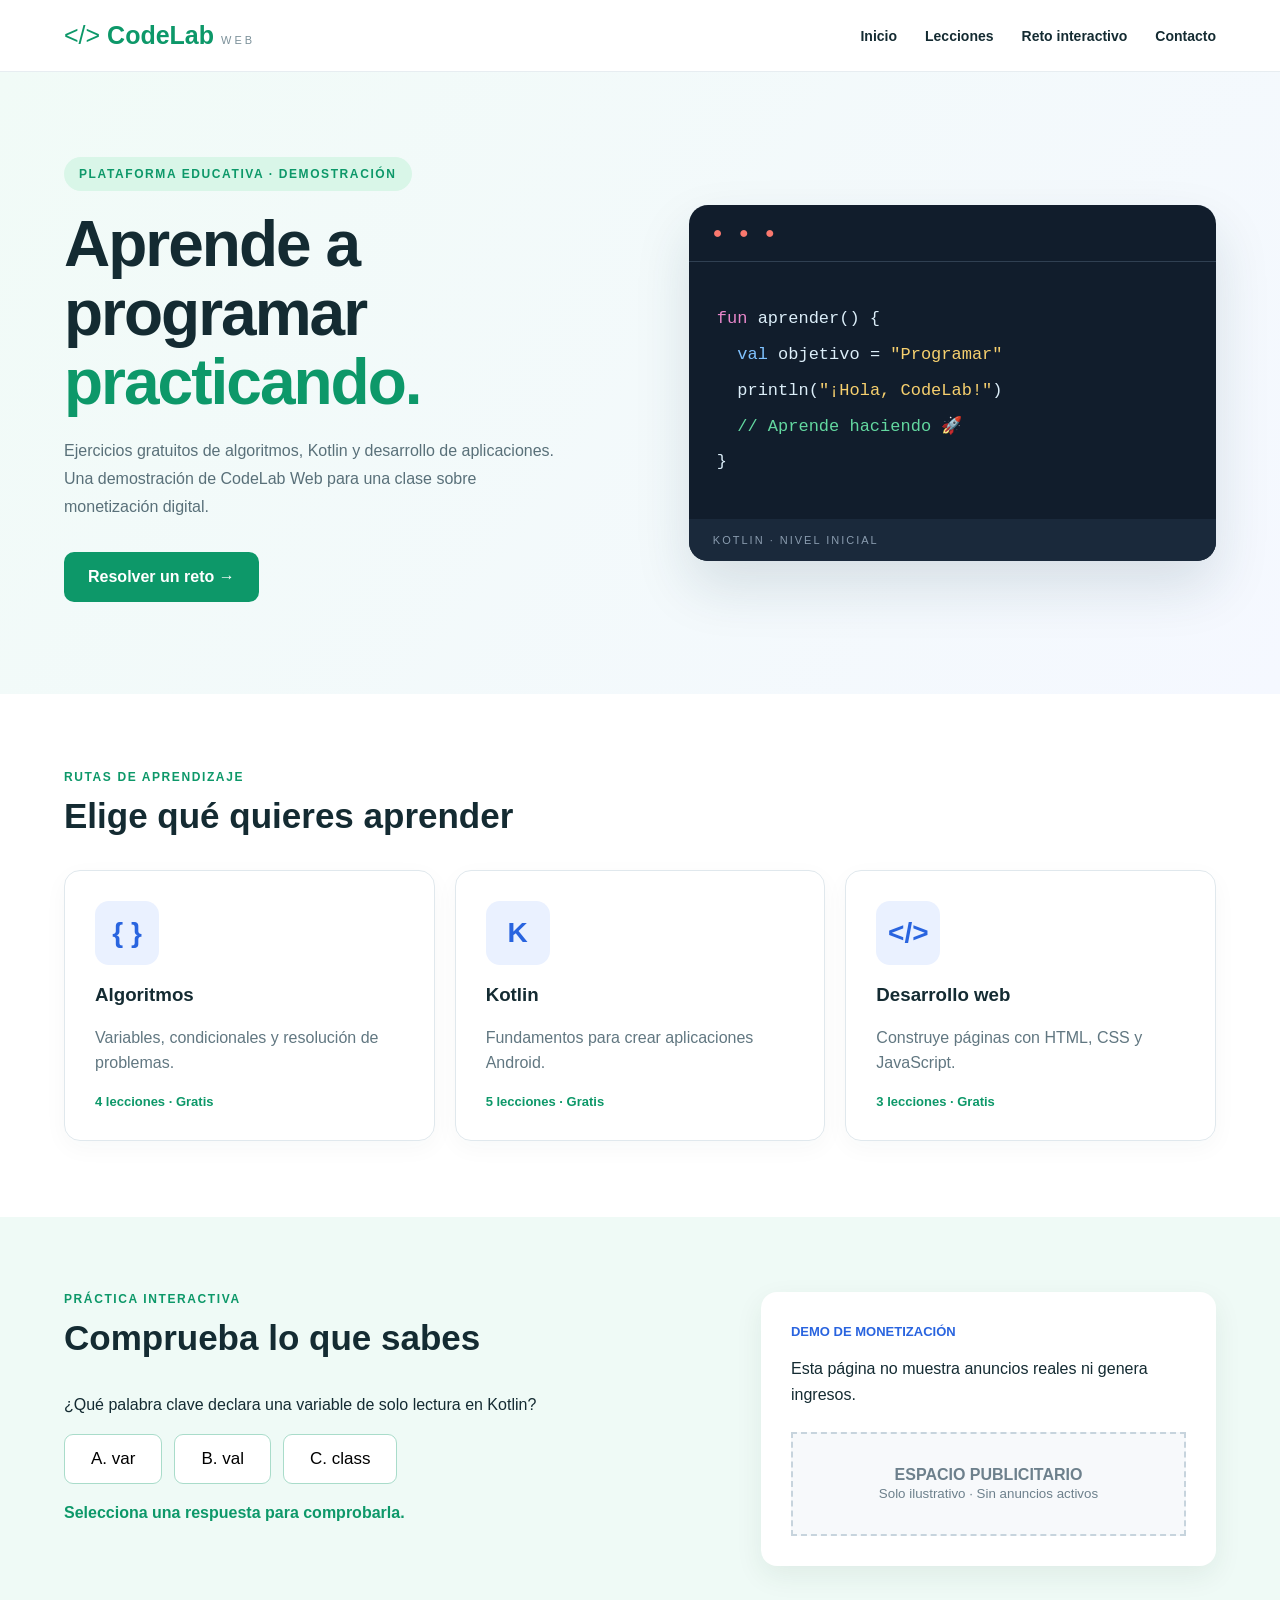
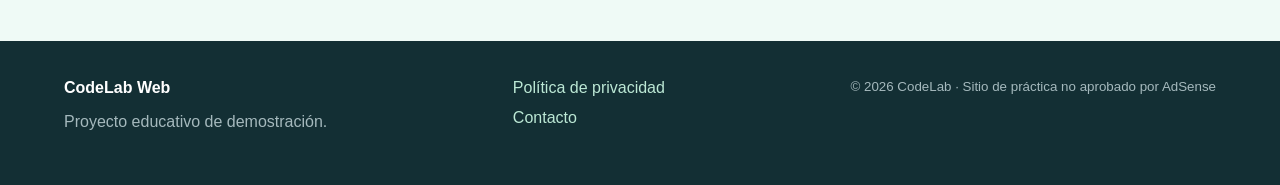
<file: index.html>
<!DOCTYPE html>
<html lang="es">
<head>
  <meta charset="UTF-8">
  <meta name="viewport" content="width=device-width, initial-scale=1">
  <meta name="description" content="CodeLab Web: ejercicios gratuitos de programación, Kotlin y algoritmos.">
  <title>CodeLab Web | Aprende programación</title>
  <link rel="stylesheet" href="styles.css">
</head>
<body>
  <header class="topbar"><div class="brand">&lt;/&gt; <strong>CodeLab</strong> <span>WEB</span></div><nav><a href="#inicio">Inicio</a><a href="#lecciones">Lecciones</a><a href="#reto">Reto interactivo</a><a href="#contacto">Contacto</a></nav></header>
  <main id="inicio"><section class="hero"><div><span class="pill">PLATAFORMA EDUCATIVA · DEMOSTRACIÓN</span><h1>Aprende a programar<br><em>practicando.</em></h1><p>Ejercicios gratuitos de algoritmos, Kotlin y desarrollo de aplicaciones. Una demostración de CodeLab Web para una clase sobre monetización digital.</p><a class="cta" href="#reto">Resolver un reto →</a></div><div class="terminal"><div class="dots">● ● ●</div><pre><code><span class="pink">fun</span> aprender() {
  <span class="blue">val</span> objetivo = <span class="yellow">"Programar"</span>
  println(<span class="yellow">"¡Hola, CodeLab!"</span>)
  <span class="green">// Aprende haciendo 🚀</span>
}</code></pre><div class="terminalfoot">KOTLIN · NIVEL INICIAL</div></div></section>
  <section id="lecciones" class="section"><div class="eyebrow">RUTAS DE APRENDIZAJE</div><h2>Elige qué quieres aprender</h2><div class="cards"><article><div class="symbol">{ }</div><h3>Algoritmos</h3><p>Variables, condicionales y resolución de problemas.</p><span>4 lecciones · Gratis</span></article><article><div class="symbol">K</div><h3>Kotlin</h3><p>Fundamentos para crear aplicaciones Android.</p><span>5 lecciones · Gratis</span></article><article><div class="symbol">&lt;/&gt;</div><h3>Desarrollo web</h3><p>Construye páginas con HTML, CSS y JavaScript.</p><span>3 lecciones · Gratis</span></article></div></section>
  <section id="reto" class="challenge"><div><div class="eyebrow">PRÁCTICA INTERACTIVA</div><h2>Comprueba lo que sabes</h2><p>¿Qué palabra clave declara una variable de solo lectura en Kotlin?</p><div id="answers"><button onclick="answer(false,this)">A. var</button><button onclick="answer(true,this)">B. val</button><button onclick="answer(false,this)">C. class</button></div><p id="feedback" aria-live="polite">Selecciona una respuesta para comprobarla.</p></div><aside><strong>DEMO DE MONETIZACIÓN</strong><p>Esta página no muestra anuncios reales ni genera ingresos.</p><div class="adplaceholder">ESPACIO PUBLICITARIO<br><small>Solo ilustrativo · Sin anuncios activos</small></div></aside></section>
  </main><footer id="contacto"><div><strong>CodeLab Web</strong><p>Proyecto educativo de demostración.</p></div><div><a href="privacidad.html">Política de privacidad</a><a href="contacto.html">Contacto</a></div><small>© 2026 CodeLab · Sitio de práctica no aprobado por AdSense</small></footer>
  <script src="script.js"></script>
</body>
</html>
</file>
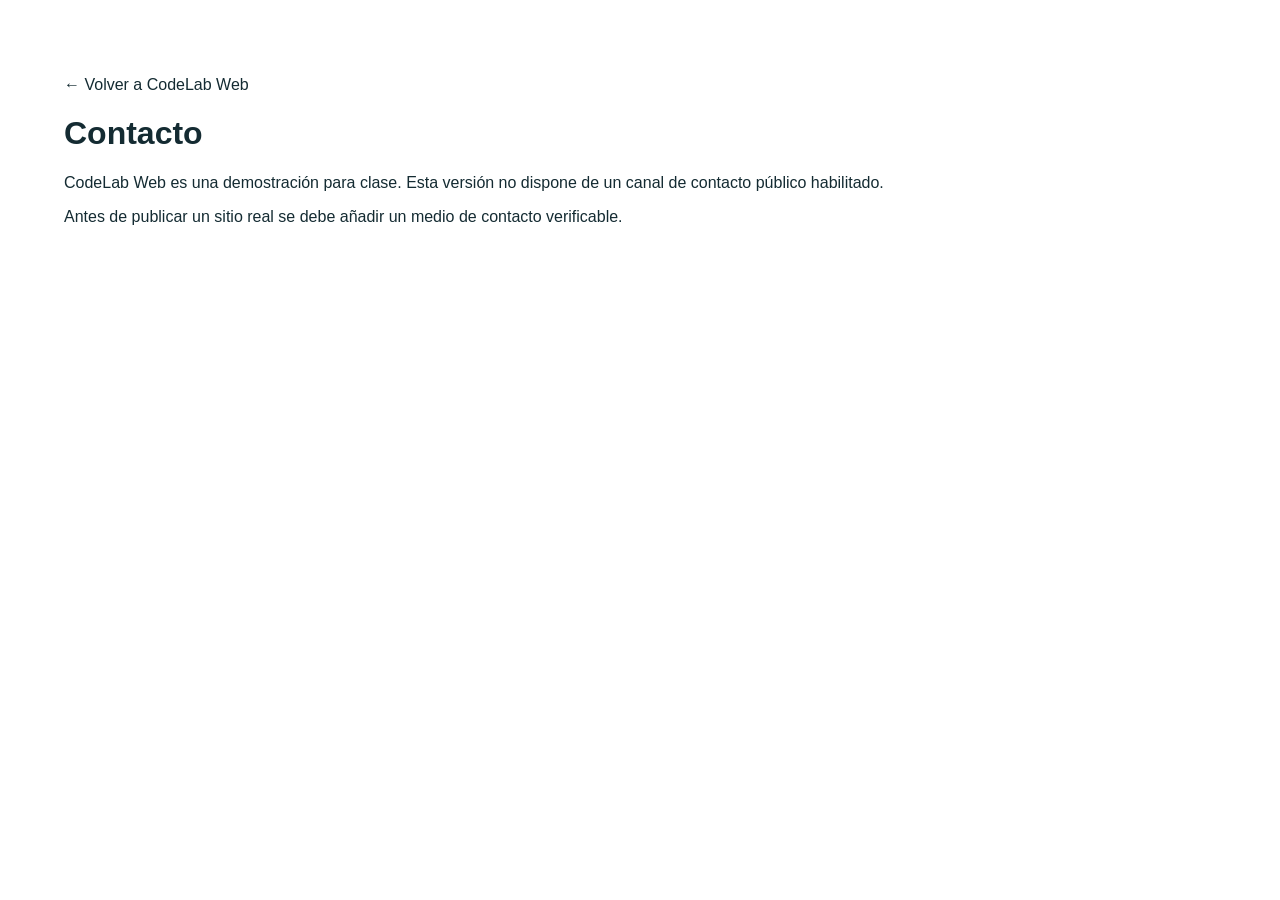
<file: contacto.html>
<!doctype html><html lang="es"><meta charset="utf-8"><meta name="viewport" content="width=device-width,initial-scale=1"><title>Contacto | CodeLab Web</title><link rel="stylesheet" href="styles.css"><main class="section"><a href="index.html">← Volver a CodeLab Web</a><h1>Contacto</h1><p>CodeLab Web es una demostración para clase. Esta versión no dispone de un canal de contacto público habilitado.</p><p>Antes de publicar un sitio real se debe añadir un medio de contacto verificable.</p></main></html>
</file>
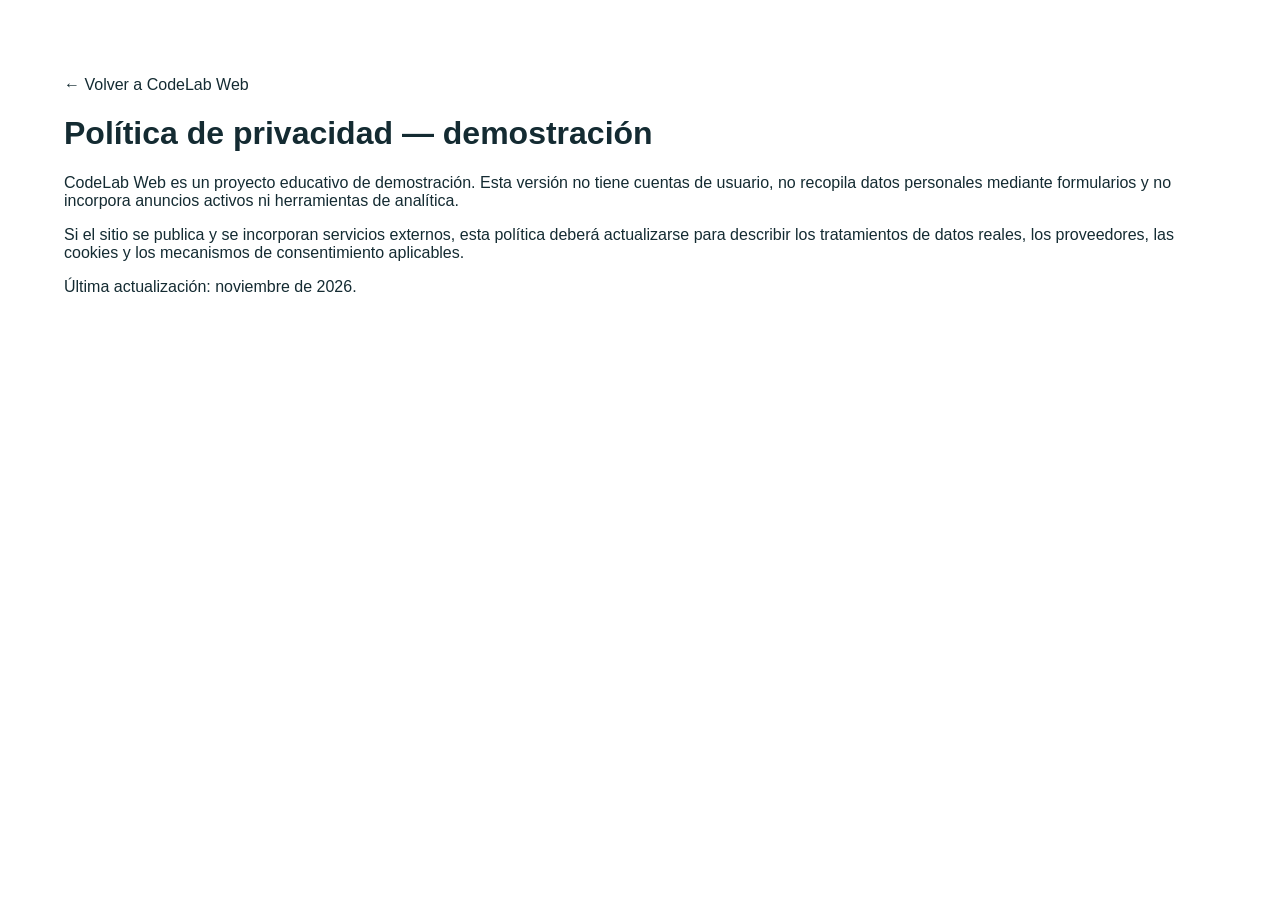
<file: privacidad.html>
<!doctype html><html lang="es"><meta charset="utf-8"><meta name="viewport" content="width=device-width,initial-scale=1"><title>Privacidad | CodeLab Web</title><link rel="stylesheet" href="styles.css"><main class="section"><a href="index.html">← Volver a CodeLab Web</a><h1>Política de privacidad — demostración</h1><p>CodeLab Web es un proyecto educativo de demostración. Esta versión no tiene cuentas de usuario, no recopila datos personales mediante formularios y no incorpora anuncios activos ni herramientas de analítica.</p><p>Si el sitio se publica y se incorporan servicios externos, esta política deberá actualizarse para describir los tratamientos de datos reales, los proveedores, las cookies y los mecanismos de consentimiento aplicables.</p><p>Última actualización: noviembre de 2026.</p></main></html>
</file>
<file: styles.css>
:root{--ink:#142b32;--green:#0d9869;--mint:#e8fbf3;--blue:#2964df;--light:#f5f8fb}*{box-sizing:border-box}html{scroll-behavior:smooth}body{margin:0;color:var(--ink);font-family:Arial,'Segoe UI',sans-serif;background:white}a{text-decoration:none;color:inherit}.topbar{display:flex;align-items:center;justify-content:space-between;padding:21px max(5%,calc((100vw - 1160px)/2));border-bottom:1px solid #e7edf1}.brand{font-size:25px;color:var(--green)}.brand span{font-size:11px;color:#7c919a;letter-spacing:3px}.topbar nav{display:flex;gap:28px;font-size:14px;font-weight:600}.topbar nav a:hover{color:var(--green)}.hero{background:linear-gradient(125deg,#f1fbf7,#f5f8ff);display:grid;grid-template-columns:1.1fr 1fr;gap:45px;padding:92px max(5%,calc((100vw - 1160px)/2));align-items:center}.pill,.eyebrow{color:var(--green);font-weight:800;letter-spacing:1.6px;font-size:12px}.pill{background:#d9f6e8;padding:10px 15px;border-radius:25px}.hero h1{font-size:clamp(40px,5vw,65px);line-height:1.08;letter-spacing:-2px;margin:28px 0 20px}.hero h1 em{color:var(--green);font-style:normal}.hero p{line-height:1.75;color:#597079;max-width:500px}.cta{display:inline-block;background:var(--green);color:white;border-radius:10px;padding:16px 24px;font-weight:700;margin-top:15px}.terminal{background:#111d2c;color:#dceef9;border-radius:19px;box-shadow:0 26px 55px #153b4a22;overflow:hidden}.dots{color:#fa786e;padding:19px 24px;border-bottom:1px solid #304052;letter-spacing:6px}.terminal pre{font-size:17px;line-height:2.1;padding:22px 28px;white-space:pre-wrap}.pink{color:#e987cb}.blue{color:#7fc2ff}.yellow{color:#f7d06e}.green{color:#63d8a0}.terminalfoot{background:#1a293b;color:#8a9caf;padding:15px 24px;font-size:11px;letter-spacing:2px}.section{padding:76px max(5%,calc((100vw - 1160px)/2))}.section h2,.challenge h2{font-size:35px;margin:12px 0 34px}.cards{display:grid;grid-template-columns:repeat(3,1fr);gap:20px}.cards article{border:1px solid #e0e8ed;border-radius:16px;padding:30px;box-shadow:0 7px 25px #1b344409}.symbol{font-size:28px;font-weight:900;color:var(--blue);background:#eaf1ff;width:64px;height:64px;display:grid;place-items:center;border-radius:14px}.cards p{color:#617781;line-height:1.6}.cards span{font-size:13px;color:var(--green);font-weight:bold}.challenge{background:#effaf6;padding:75px max(5%,calc((100vw - 1160px)/2));display:grid;grid-template-columns:1.4fr 1fr;gap:60px}.challenge p{line-height:1.6}#answers{display:flex;gap:12px;flex-wrap:wrap}#answers button{border:1px solid #a9dcca;background:white;border-radius:9px;padding:14px 26px;font-size:17px;cursor:pointer}#answers button:hover{background:#dcf8e9}#feedback{font-weight:700;color:var(--green)}aside{background:white;border-radius:16px;padding:30px;box-shadow:0 10px 28px #16462b13}aside strong{color:var(--blue);font-size:13px}.adplaceholder{border:2px dashed #c7d4dd;background:#f7f9fb;text-align:center;padding:32px 10px;color:#6d808c;font-weight:bold;margin-top:25px}.adplaceholder small{font-weight:normal}footer{background:#132f34;color:white;display:flex;justify-content:space-between;gap:25px;padding:38px max(5%,calc((100vw - 1160px)/2));flex-wrap:wrap}footer a{display:block;margin-bottom:12px;color:#bce8d5}footer p,footer small{color:#a5b9bd}@media(max-width:760px){.hero,.challenge{grid-template-columns:1fr;padding-top:50px;padding-bottom:50px}.cards{grid-template-columns:1fr}.topbar{align-items:flex-start;gap:18px;flex-direction:column}.topbar nav{flex-wrap:wrap;gap:15px}.hero h1{font-size:42px}}
</file>
